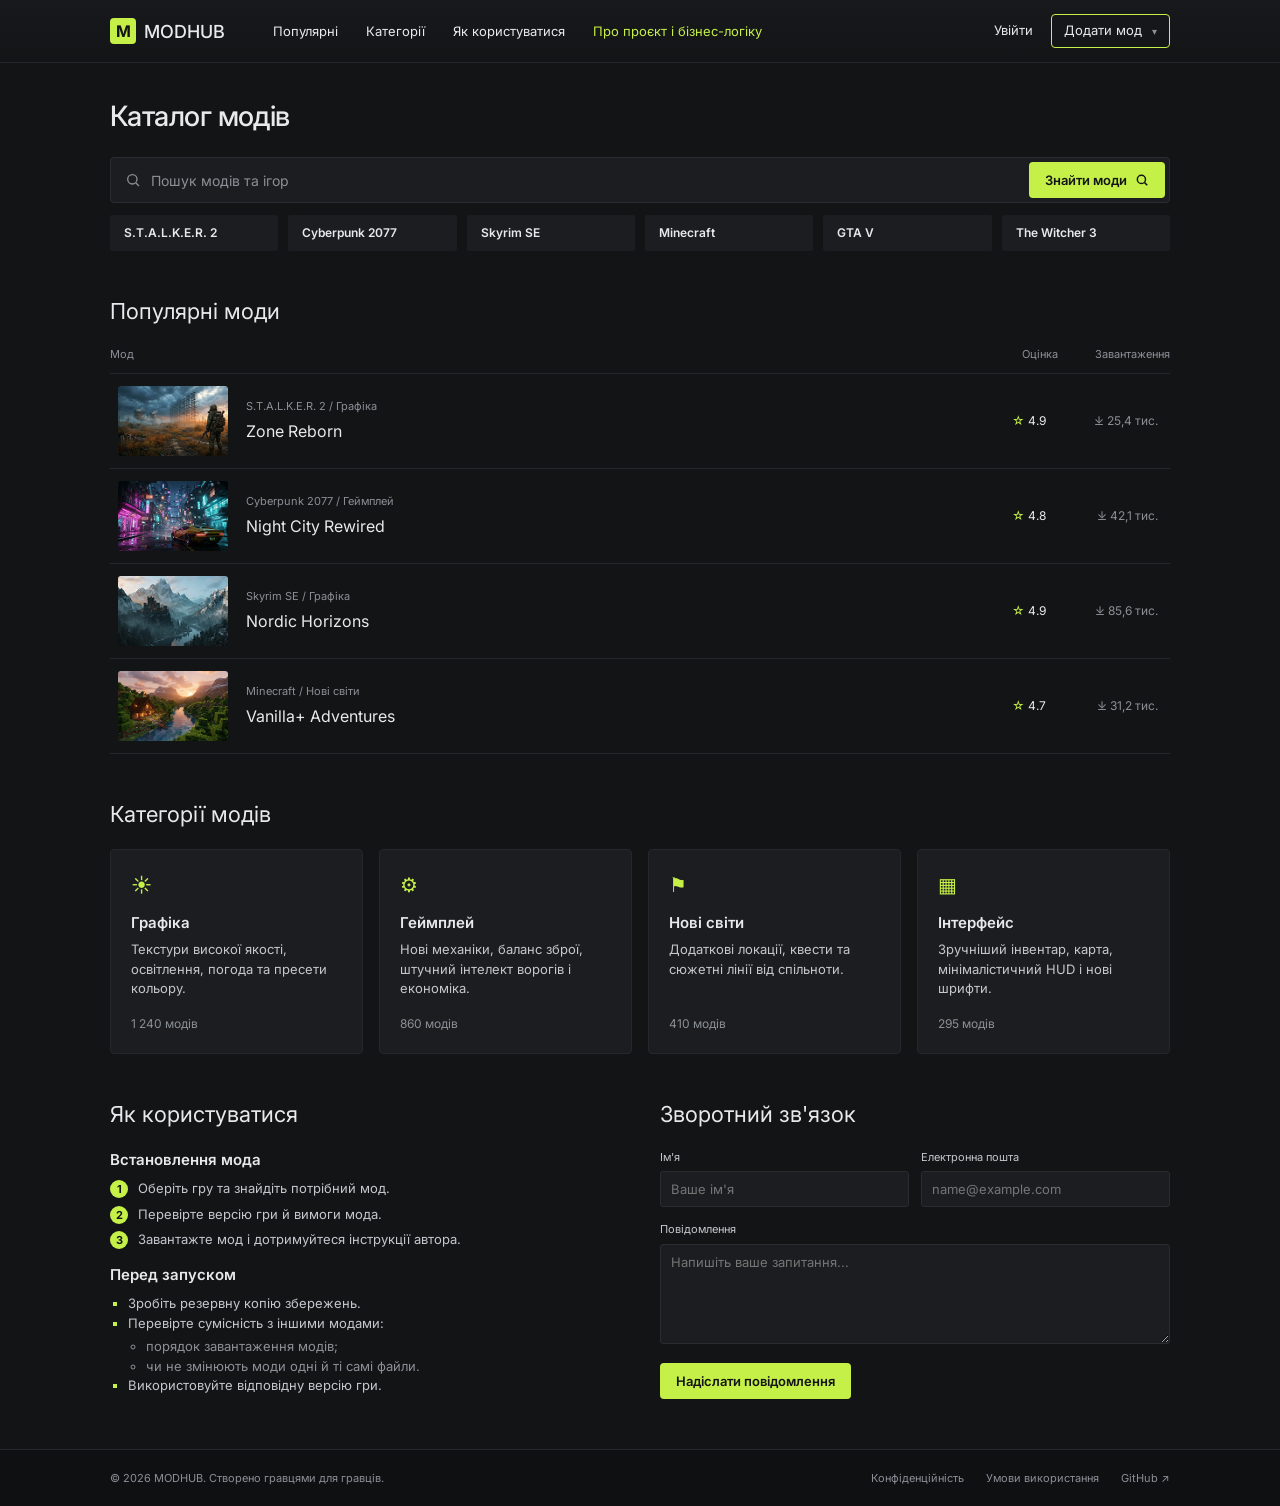
<file: index.html>
<!DOCTYPE html>
<html lang="uk">
<head>
    <meta charset="UTF-8">
    <meta name="viewport" content="width=device-width, initial-scale=1.0">
    <title>MODHUB — каталог модів</title>
    <link rel="preconnect" href="https://fonts.googleapis.com">
    <link href="https://fonts.googleapis.com/css2?family=Inter:wght@400;500;600&display=swap" rel="stylesheet">
    <link rel="icon" href="images/favicon.svg" type="image/svg+xml">
    <link rel="stylesheet" href="css/style.css">
    <script>document.documentElement.classList.add('js');</script>
</head>
<body>

    <!-- Шапка сайту -->
    <header class="header">
        <div class="container header__inner">
            <a href="index.html" class="logo">
                <span class="logo__icon">M</span>
                <span class="logo__text">MODHUB</span>
            </a>

            <button class="burger" type="button" aria-label="Відкрити меню" aria-expanded="false" aria-controls="menu">
                <span class="burger__line"></span>
                <span class="burger__line"></span>
                <span class="burger__line"></span>
            </button>

            <nav class="nav" id="menu">
                <ul class="nav__list">
                    <li><a href="#popular" class="nav__link">Популярні</a></li>
                    <li><a href="#categories" class="nav__link">Категорії</a></li>
                    <li><a href="#howto" class="nav__link">Як користуватися</a></li>
                    <li><a href="pages/about.html" class="nav__link link-accent">Про проєкт і бізнес-логіку</a></li>
                </ul>

                <div class="header__actions">
                    <a href="#" class="header__login">Увійти</a>
                    <a href="#" class="btn-outline">Додати мод <span class="arrow-down">&#9662;</span></a>
                </div>
            </nav>
        </div>
    </header>

    <main class="container">

        <!-- Пошук -->
        <section class="catalog reveal">
            <h1>Каталог модів</h1>

            <form class="search" action="#" method="get">
                <svg class="search__icon" width="16" height="16" viewBox="0 0 24 24" fill="none" stroke="currentColor" stroke-width="2">
                    <circle cx="11" cy="11" r="7"></circle>
                    <line x1="16.5" y1="16.5" x2="21" y2="21"></line>
                </svg>
                <input type="text" name="q" placeholder="Пошук модів та ігор" class="search__input">
                <button type="submit" class="btn-accent">
                    Знайти моди
                    <svg width="14" height="14" viewBox="0 0 24 24" fill="none" stroke="currentColor" stroke-width="2.5">
                        <circle cx="11" cy="11" r="7"></circle>
                        <line x1="16.5" y1="16.5" x2="21" y2="21"></line>
                    </svg>
                </button>
            </form>

            <ul class="games">
                <li><a href="#">S.T.A.L.K.E.R. 2</a></li>
                <li><a href="#">Cyberpunk 2077</a></li>
                <li><a href="#">Skyrim SE</a></li>
                <li><a href="#">Minecraft</a></li>
                <li><a href="#">GTA V</a></li>
                <li><a href="#">The Witcher 3</a></li>
            </ul>
        </section>

        <!-- Таблиця популярних модів -->
        <section id="popular" class="reveal">
            <h2>Популярні моди</h2>

            <table class="mods-table">
                <thead>
                    <tr>
                        <th>Мод</th>
                        <th class="col-num">Оцінка</th>
                        <th class="col-num">Завантаження</th>
                    </tr>
                </thead>
                <tbody>
                    <tr>
                        <td>
                            <div class="mod">
                                <img src="images/zone-reborn.jpg" alt="Скриншот моду Zone Reborn" width="110" height="70">
                                <div>
                                    <p class="mod__meta">S.T.A.L.K.E.R. 2 / Графіка</p>
                                    <h3 class="mod__name">Zone Reborn</h3>
                                </div>
                            </div>
                        </td>
                        <td class="col-num"><span class="star">&#9734;</span> 4.9</td>
                        <td class="col-num muted">&#10515; 25,4 тис.</td>
                    </tr>
                    <tr>
                        <td>
                            <div class="mod">
                                <img src="images/night-city.jpg" alt="Скриншот моду Night City Rewired" width="110" height="70">
                                <div>
                                    <p class="mod__meta">Cyberpunk 2077 / Геймплей</p>
                                    <h3 class="mod__name">Night City Rewired</h3>
                                </div>
                            </div>
                        </td>
                        <td class="col-num"><span class="star">&#9734;</span> 4.8</td>
                        <td class="col-num muted">&#10515; 42,1 тис.</td>
                    </tr>
                    <tr>
                        <td>
                            <div class="mod">
                                <img src="images/nordic-horizons.jpg" alt="Скриншот моду Nordic Horizons" width="110" height="70">
                                <div>
                                    <p class="mod__meta">Skyrim SE / Графіка</p>
                                    <h3 class="mod__name">Nordic Horizons</h3>
                                </div>
                            </div>
                        </td>
                        <td class="col-num"><span class="star">&#9734;</span> 4.9</td>
                        <td class="col-num muted">&#10515; 85,6 тис.</td>
                    </tr>
                    <tr>
                        <td>
                            <div class="mod">
                                <img src="images/vanilla-adventures.jpg" alt="Скриншот моду Vanilla+ Adventures" width="110" height="70">
                                <div>
                                    <p class="mod__meta">Minecraft / Нові світи</p>
                                    <h3 class="mod__name">Vanilla+ Adventures</h3>
                                </div>
                            </div>
                        </td>
                        <td class="col-num"><span class="star">&#9734;</span> 4.7</td>
                        <td class="col-num muted">&#10515; 31,2 тис.</td>
                    </tr>
                </tbody>
            </table>
        </section>

        <!-- Інформаційні картки -->
        <section id="categories" class="reveal">
            <h2>Категорії модів</h2>

            <div class="cards">
                <article class="card">
                    <span class="card__icon">&#9728;</span>
                    <h3 class="card__title">Графіка</h3>
                    <p class="card__text">Текстури високої якості, освітлення, погода та пресети кольору.</p>
                    <span class="card__count">1 240 модів</span>
                </article>
                <article class="card">
                    <span class="card__icon">&#9881;</span>
                    <h3 class="card__title">Геймплей</h3>
                    <p class="card__text">Нові механіки, баланс зброї, штучний інтелект ворогів і економіка.</p>
                    <span class="card__count">860 модів</span>
                </article>
                <article class="card">
                    <span class="card__icon">&#9873;</span>
                    <h3 class="card__title">Нові світи</h3>
                    <p class="card__text">Додаткові локації, квести та сюжетні лінії від спільноти.</p>
                    <span class="card__count">410 модів</span>
                </article>
                <article class="card">
                    <span class="card__icon">&#9638;</span>
                    <h3 class="card__title">Інтерфейс</h3>
                    <p class="card__text">Зручніший інвентар, карта, мінімалістичний HUD і нові шрифти.</p>
                    <span class="card__count">295 модів</span>
                </article>
            </div>
        </section>

        <div class="bottom reveal">
            <!-- Інструкція (списки) -->
            <section class="howto" id="howto">
                <h2>Як користуватися</h2>

                <h3>Встановлення мода</h3>
                <ol>
                    <li>Оберіть гру та знайдіть потрібний мод.</li>
                    <li>Перевірте версію гри й вимоги мода.</li>
                    <li>Завантажте мод і дотримуйтеся інструкції автора.</li>
                </ol>

                <h3>Перед запуском</h3>
                <ul>
                    <li>Зробіть резервну копію збережень.</li>
                    <li>Перевірте сумісність з іншими модами:
                        <ul>
                            <li>порядок завантаження модів;</li>
                            <li>чи не змінюють моди одні й ті самі файли.</li>
                        </ul>
                    </li>
                    <li>Використовуйте відповідну версію гри.</li>
                </ul>
            </section>

            <!-- Форма зворотного зв'язку -->
            <section id="feedback">
                <h2>Зворотний зв'язок</h2>

                <form action="#" method="post" class="feedback__form">
                    <div class="form-row">
                        <div class="form-group">
                            <label for="name">Ім'я</label>
                            <input type="text" id="name" name="name" placeholder="Ваше ім'я" required>
                        </div>
                        <div class="form-group">
                            <label for="email">Електронна пошта</label>
                            <input type="email" id="email" name="email" placeholder="name@example.com" required>
                        </div>
                    </div>

                    <div class="form-group">
                        <label for="message">Повідомлення</label>
                        <textarea id="message" name="message" rows="4" placeholder="Напишіть ваше запитання..."></textarea>
                    </div>

                    <button type="submit" class="btn-accent">Надіслати повідомлення</button>
                </form>
            </section>
        </div>

    </main>

    <footer class="footer">
        <div class="container footer__inner">
            <p>&copy; 2026 MODHUB. Створено гравцями для гравців.</p>
            <div class="footer__links">
                <a href="#">Конфіденційність</a>
                <a href="#">Умови використання</a>
                <a href="https://github.com/" target="_blank">GitHub</a>
            </div>
        </div>
    </footer>

    <script src="js/main.js"></script>
</body>
</html>
</file>
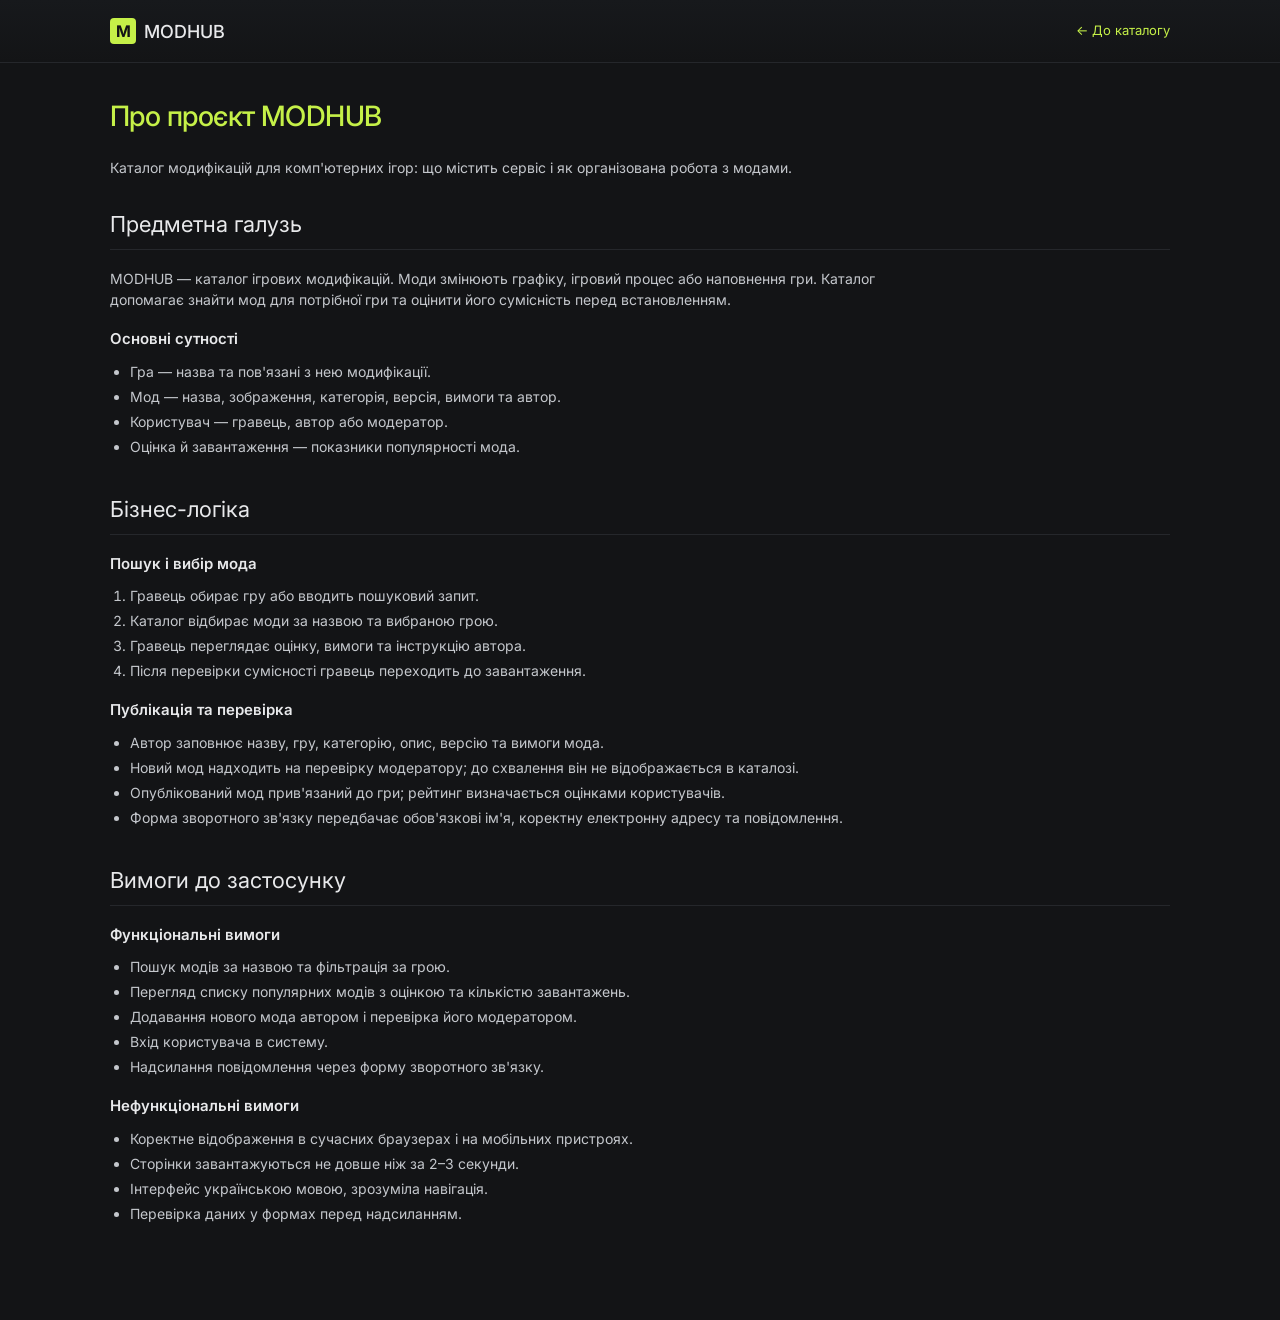
<file: about.html>
<!DOCTYPE html>
<html lang="uk">
<head>
    <meta charset="UTF-8">
    <meta name="viewport" content="width=device-width, initial-scale=1.0">
    <title>MODHUB — про проєкт і бізнес-логіку</title>
    <link rel="preconnect" href="https://fonts.googleapis.com">
    <link href="https://fonts.googleapis.com/css2?family=Inter:wght@400;500;600&display=swap" rel="stylesheet">
    <link rel="stylesheet" href="css/style.css">
    <style>
        .about h2 {
            padding-bottom: 8px;
            border-bottom: 1px solid var(--border);
        }
    </style>
</head>
<body>

    <header class="header">
        <div class="container header__inner">
            <a href="index.html" class="logo">
                <span class="logo__icon">M</span>
                <span class="logo__text">MODHUB</span>
            </a>
            <a href="index.html" class="link-accent">&larr; До каталогу</a>
        </div>
    </header>

    <main class="container about">
        <h1 style="color: var(--accent);">Про проєкт MODHUB</h1>
        <p class="about__lead">Каталог модифікацій для комп'ютерних ігор: що містить сервіс і як організована робота з модами.</p>

        <section>
            <h2>Предметна галузь</h2>
            <p>MODHUB — каталог ігрових модифікацій. Моди змінюють графіку, ігровий процес або наповнення гри. Каталог допомагає знайти мод для потрібної гри та оцінити його сумісність перед встановленням.</p>

            <h3>Основні сутності</h3>
            <ul>
                <li>Гра — назва та пов'язані з нею модифікації.</li>
                <li>Мод — назва, зображення, категорія, версія, вимоги та автор.</li>
                <li>Користувач — гравець, автор або модератор.</li>
                <li>Оцінка й завантаження — показники популярності мода.</li>
            </ul>
        </section>

        <section>
            <h2>Бізнес-логіка</h2>

            <h3>Пошук і вибір мода</h3>
            <ol>
                <li>Гравець обирає гру або вводить пошуковий запит.</li>
                <li>Каталог відбирає моди за назвою та вибраною грою.</li>
                <li>Гравець переглядає оцінку, вимоги та інструкцію автора.</li>
                <li>Після перевірки сумісності гравець переходить до завантаження.</li>
            </ol>

            <h3>Публікація та перевірка</h3>
            <ul>
                <li>Автор заповнює назву, гру, категорію, опис, версію та вимоги мода.</li>
                <li>Новий мод надходить на перевірку модератору; до схвалення він не відображається в каталозі.</li>
                <li>Опублікований мод прив'язаний до гри; рейтинг визначається оцінками користувачів.</li>
                <li>Форма зворотного зв'язку передбачає обов'язкові ім'я, коректну електронну адресу та повідомлення.</li>
            </ul>
        </section>

        <section>
            <h2>Вимоги до застосунку</h2>

            <h3>Функціональні вимоги</h3>
            <ul>
                <li>Пошук модів за назвою та фільтрація за грою.</li>
                <li>Перегляд списку популярних модів з оцінкою та кількістю завантажень.</li>
                <li>Додавання нового мода автором і перевірка його модератором.</li>
                <li>Вхід користувача в систему.</li>
                <li>Надсилання повідомлення через форму зворотного зв'язку.</li>
            </ul>

            <h3>Нефункціональні вимоги</h3>
            <ul>
                <li>Коректне відображення в сучасних браузерах і на мобільних пристроях.</li>
                <li>Сторінки завантажуються не довше ніж за 2–3 секунди.</li>
                <li>Інтерфейс українською мовою, зрозуміла навігація.</li>
                <li>Перевірка даних у формах перед надсиланням.</li>
            </ul>
        </section>
    </main>

</body>
</html>
</file>
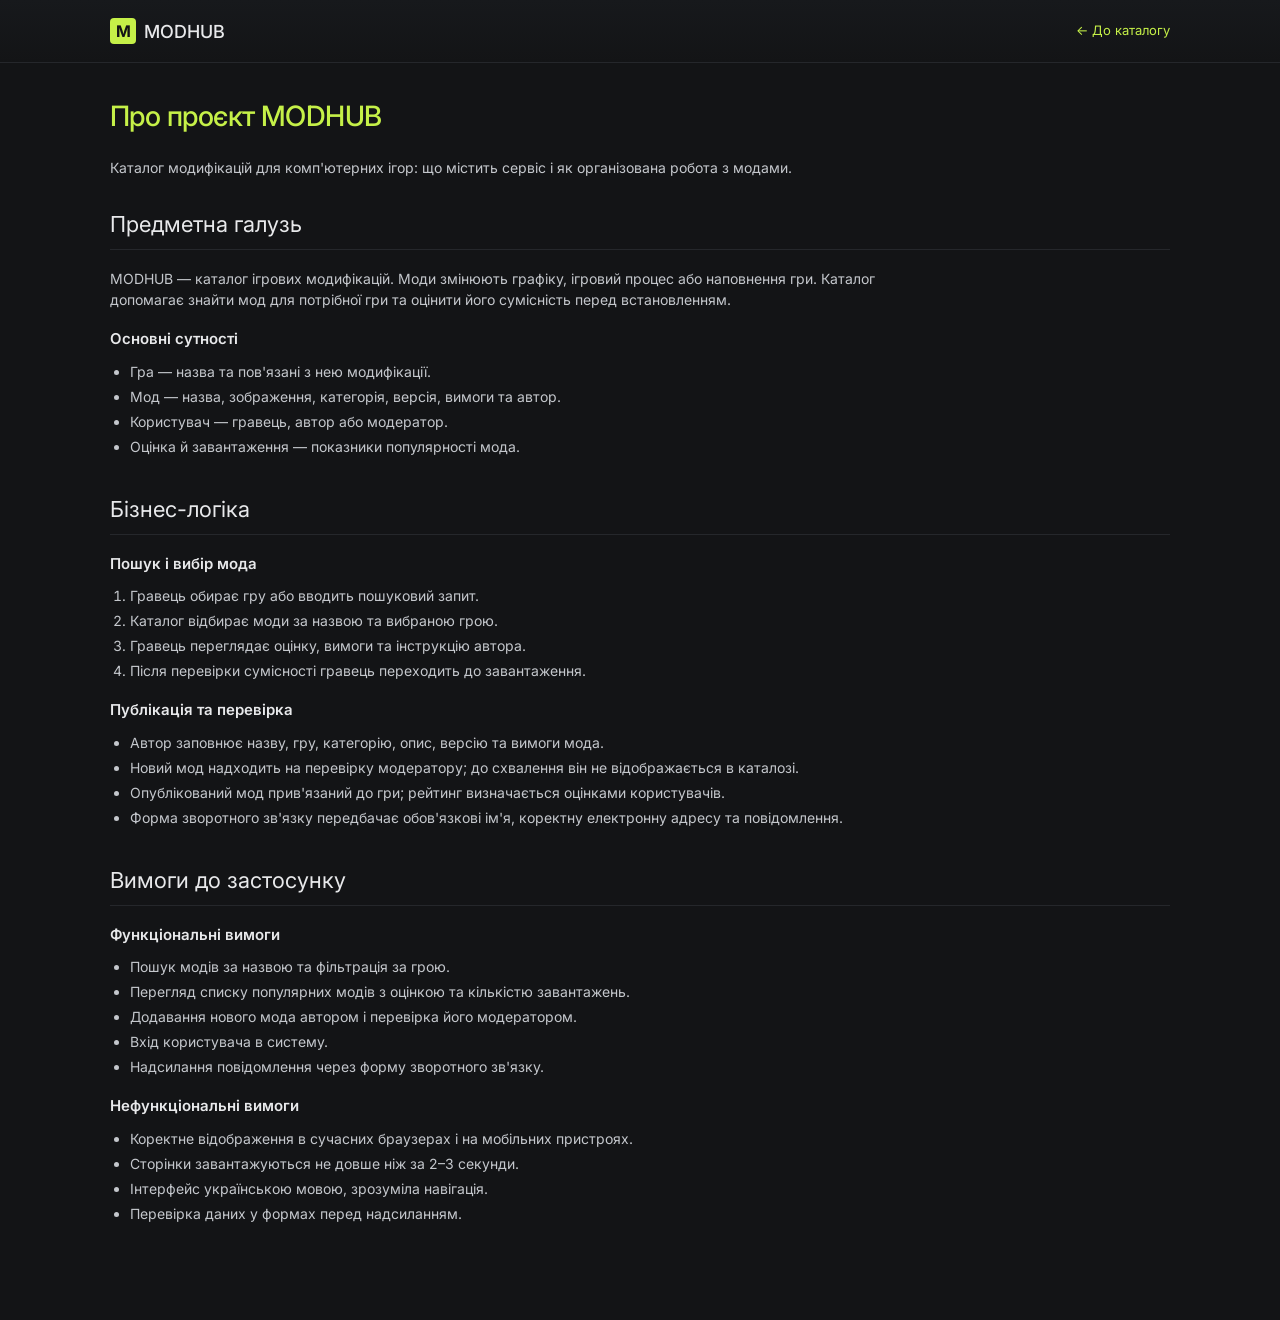
<file: pages/about.html>
<!DOCTYPE html>
<html lang="uk">
<head>
    <meta charset="UTF-8">
    <meta name="viewport" content="width=device-width, initial-scale=1.0">
    <title>MODHUB — про проєкт і бізнес-логіку</title>
    <link rel="preconnect" href="https://fonts.googleapis.com">
    <link href="https://fonts.googleapis.com/css2?family=Inter:wght@400;500;600&display=swap" rel="stylesheet">
    <link rel="icon" href="../images/favicon.svg" type="image/svg+xml">
    <link rel="stylesheet" href="../css/style.css">
    <style>
        .about h2 {
            padding-bottom: 8px;
            border-bottom: 1px solid var(--border);
        }
    </style>
</head>
<body>

    <header class="header">
        <div class="container header__inner">
            <a href="../index.html" class="logo">
                <span class="logo__icon">M</span>
                <span class="logo__text">MODHUB</span>
            </a>
            <a href="../index.html" class="link-accent">&larr; До каталогу</a>
        </div>
    </header>

    <main class="container about">
        <h1 style="color: var(--accent);">Про проєкт MODHUB</h1>
        <p class="about__lead">Каталог модифікацій для комп'ютерних ігор: що містить сервіс і як організована робота з модами.</p>

        <section>
            <h2>Предметна галузь</h2>
            <p>MODHUB — каталог ігрових модифікацій. Моди змінюють графіку, ігровий процес або наповнення гри. Каталог допомагає знайти мод для потрібної гри та оцінити його сумісність перед встановленням.</p>

            <h3>Основні сутності</h3>
            <ul>
                <li>Гра — назва та пов'язані з нею модифікації.</li>
                <li>Мод — назва, зображення, категорія, версія, вимоги та автор.</li>
                <li>Користувач — гравець, автор або модератор.</li>
                <li>Оцінка й завантаження — показники популярності мода.</li>
            </ul>
        </section>

        <section>
            <h2>Бізнес-логіка</h2>

            <h3>Пошук і вибір мода</h3>
            <ol>
                <li>Гравець обирає гру або вводить пошуковий запит.</li>
                <li>Каталог відбирає моди за назвою та вибраною грою.</li>
                <li>Гравець переглядає оцінку, вимоги та інструкцію автора.</li>
                <li>Після перевірки сумісності гравець переходить до завантаження.</li>
            </ol>

            <h3>Публікація та перевірка</h3>
            <ul>
                <li>Автор заповнює назву, гру, категорію, опис, версію та вимоги мода.</li>
                <li>Новий мод надходить на перевірку модератору; до схвалення він не відображається в каталозі.</li>
                <li>Опублікований мод прив'язаний до гри; рейтинг визначається оцінками користувачів.</li>
                <li>Форма зворотного зв'язку передбачає обов'язкові ім'я, коректну електронну адресу та повідомлення.</li>
            </ul>
        </section>

        <section>
            <h2>Вимоги до застосунку</h2>

            <h3>Функціональні вимоги</h3>
            <ul>
                <li>Пошук модів за назвою та фільтрація за грою.</li>
                <li>Перегляд списку популярних модів з оцінкою та кількістю завантажень.</li>
                <li>Додавання нового мода автором і перевірка його модератором.</li>
                <li>Вхід користувача в систему.</li>
                <li>Надсилання повідомлення через форму зворотного зв'язку.</li>
            </ul>

            <h3>Нефункціональні вимоги</h3>
            <ul>
                <li>Коректне відображення в сучасних браузерах і на мобільних пристроях.</li>
                <li>Сторінки завантажуються не довше ніж за 2–3 секунди.</li>
                <li>Інтерфейс українською мовою, зрозуміла навігація.</li>
                <li>Перевірка даних у формах перед надсиланням.</li>
            </ul>
        </section>
    </main>

</body>
</html>
</file>
<file: css/style.css>
/* =========================================================
   MODHUB — стилі
   Брейкпоінти:
   десктоп  — від 1024px
   планшет  — 768px … 1023px
   смартфон — до 767px
   ========================================================= */

/* ===== Змінні ===== */
:root {
    --bg: #131416;
    --bg-dark: #0f1012;
    --surface: #1b1d20;
    --surface-hover: #24272b;
    --border: #25272b;
    --border-input: #2a2c31;
    --text: #e8e9eb;
    --text-soft: #c4c7cc;
    --text-muted: #8b8f96;
    --accent: #c5f048;
    --accent-hover: #d4f76e;
    --radius: 0.25rem;
    --header-height: 3.875rem;
    --gap: 1.5rem;
}

/* ===== Універсальний селектор ===== */
* {
    margin: 0;
    padding: 0;
    box-sizing: border-box;
}

html {
    scroll-behavior: smooth;
    scroll-padding-top: var(--header-height);
}

/* ===== Селектори тегів ===== */
body {
    font-family: 'Inter', Arial, sans-serif;
    font-size: 0.875rem;
    line-height: 1.5;
    background-color: var(--bg);
    color: var(--text);
    display: flex;
    flex-direction: column;
    min-height: 100vh;
}

main {
    flex: 1;
}

a {
    color: inherit;
    text-decoration: none;
    transition: color 0.2s;
}

img {
    max-width: 100%;
    display: block;
}

h1 {
    font-size: clamp(1.5rem, 1.2rem + 1.2vw, 1.75rem);
    font-weight: 500;
    letter-spacing: -0.02em;
    margin: 2rem 0 1.25rem;
}

h2 {
    font-size: 1.375rem;
    font-weight: 400;
    margin-bottom: 1.125rem;
}

h3 {
    font-size: 0.9375rem;
    font-weight: 600;
}

/* контур для навігації з клавіатури */
a:focus-visible,
button:focus-visible {
    outline: 2px solid var(--accent);
    outline-offset: 3px;
}

/* ===== Загальні класи ===== */
.container {
    width: 100%;
    max-width: 71.25rem;
    margin: 0 auto;
    padding: 0 2.5rem;
}

.muted {
    color: var(--text-muted);
}

.link-accent {
    color: var(--accent);
    font-size: 0.8125rem;
}

.link-accent:hover {
    text-decoration: underline;
    text-underline-offset: 3px;
}

/* ===== Кнопки ===== */
.btn-accent {
    display: inline-flex;
    align-items: center;
    gap: 0.5rem;
    background-color: var(--accent);
    color: var(--bg);
    border: none;
    border-radius: var(--radius);
    padding: 0.625rem 1rem;
    font-family: inherit;
    font-size: 0.8125rem;
    font-weight: 600;
    white-space: nowrap;
    cursor: pointer;
    transition: background-color 0.2s, box-shadow 0.2s, transform 0.1s;
}

.btn-accent:hover {
    background-color: var(--accent-hover);
    box-shadow: 0 0 0 4px rgba(197, 240, 72, 0.15);
}

.btn-accent:active {
    transform: scale(0.97);
}

.btn-outline {
    display: inline-flex;
    align-items: center;
    gap: 0.625rem;
    border: 1px solid var(--accent);
    border-radius: var(--radius);
    padding: 0.375rem 0.75rem;
    font-size: 0.8125rem;
    transition: background-color 0.2s;
}

.btn-outline:hover {
    background-color: rgba(197, 240, 72, 0.1);
}

.arrow-down {
    font-size: 0.625rem;
    color: var(--text-muted);
}

/* ===== Шапка ===== */
.header {
    position: sticky;
    top: 0;
    z-index: 10;
    border-bottom: 1px solid var(--border);
    background: linear-gradient(180deg, #17191c 0%, var(--bg) 100%);
}

.header__inner {
    display: flex;
    align-items: center;
    justify-content: space-between;
    height: var(--header-height);
}

.logo {
    display: flex;
    align-items: center;
    gap: 0.5rem;
    flex-shrink: 0;
}

.logo__icon {
    width: 1.625rem;
    height: 1.625rem;
    background-color: var(--accent);
    color: var(--bg);
    border-radius: var(--radius);
    display: flex;
    align-items: center;
    justify-content: center;
    font-weight: 700;
    font-size: 1rem;
}

.logo__text {
    font-size: 1.125rem;
    font-weight: 500;
}

/* навігація: на десктопі — в один рядок */
.nav {
    flex: 1;
    display: flex;
    align-items: center;
    justify-content: space-between;
    margin-left: 3rem;
}

.nav__list {
    list-style: none;
    display: flex;
    gap: 1.75rem;
}

.nav__link {
    font-size: 0.8125rem;
    position: relative;
}

/* підкреслення, що «виростає» при наведенні */
.nav__link::after {
    content: "";
    position: absolute;
    left: 0;
    bottom: -0.25rem;
    width: 100%;
    height: 1px;
    background-color: currentColor;
    transform: scaleX(0);
    transform-origin: left;
    transition: transform 0.25s;
}

.nav__link:hover::after {
    transform: scaleX(1);
}

.nav__link.link-accent:hover {
    text-decoration: none;
}

.header__actions {
    display: flex;
    align-items: center;
    gap: 1.125rem;
    font-size: 0.8125rem;
}

/* дочірній селектор */
.header__actions > a:first-child:hover {
    color: var(--accent);
}

/* кнопка бургер-меню, на десктопі схована */
.burger {
    display: none;
    width: 2.5rem;
    height: 2.5rem;
    background: none;
    border: none;
    cursor: pointer;
    position: relative;
}

.burger__line {
    position: absolute;
    left: 0.5rem;
    width: 1.5rem;
    height: 2px;
    background-color: var(--text);
    border-radius: 1px;
    transition: transform 0.3s, opacity 0.2s;
}

.burger__line:nth-child(1) { top: 0.8125rem; }
.burger__line:nth-child(2) { top: 1.1875rem; }
.burger__line:nth-child(3) { top: 1.5625rem; }

/* бургер перетворюється на хрестик */
.burger[aria-expanded="true"] .burger__line:nth-child(1) {
    transform: translateY(0.375rem) rotate(45deg);
}

.burger[aria-expanded="true"] .burger__line:nth-child(2) {
    opacity: 0;
}

.burger[aria-expanded="true"] .burger__line:nth-child(3) {
    transform: translateY(-0.375rem) rotate(-45deg);
}

/* ===== Пошук ===== */
.search {
    display: flex;
    align-items: center;
    background-color: var(--surface);
    border: 1px solid var(--border-input);
    border-radius: var(--radius);
    padding: 0.25rem 0.25rem 0.25rem 0.875rem;
    transition: border-color 0.2s;
}

.search:focus-within {
    border-color: var(--accent);
}

.search__icon {
    color: var(--text-muted);
    flex-shrink: 0;
}

.search__input {
    flex: 1;
    min-width: 0;
    background: none;
    border: none;
    outline: none;
    color: var(--text);
    font-family: inherit;
    font-size: 0.875rem;
    padding: 0.5rem 0.625rem;
}

.search__input::placeholder {
    color: var(--text-muted);
}

.games {
    list-style: none;
    display: grid;
    grid-template-columns: repeat(6, 1fr);
    gap: 0.625rem;
    margin-top: 0.75rem;
}

/* дочірній селектор */
.games > li > a {
    display: block;
    background-color: var(--surface);
    padding: 0.5625rem 0.75rem;
    font-size: 0.75rem;
    font-weight: 600;
    border-radius: 2px;
    border-left: 2px solid transparent;
    transition: background-color 0.2s, border-color 0.2s;
}

.games > li > a:hover {
    background-color: var(--surface-hover);
    border-left-color: var(--accent);
}

/* ===== Таблиця модів (селектор ідентифікатора) ===== */
#popular {
    margin-top: 2.75rem;
}

.mods-table {
    width: 100%;
    border-collapse: collapse;
}

.mods-table th {
    font-size: 0.6875rem;
    font-weight: 400;
    color: var(--text-muted);
    text-align: left;
    padding-bottom: 0.625rem;
    border-bottom: 1px solid var(--border);
}

.mods-table td {
    padding: 0.75rem 0;
    border-bottom: 1px solid var(--border);
    font-size: 0.75rem;
}

.mods-table .col-num {
    text-align: right;
    width: 7rem;
}

.mods-table td.col-num {
    padding-right: 0.75rem;
}

.mods-table tbody tr {
    transition: background-color 0.2s;
}

.mods-table tbody tr:hover {
    background-color: var(--surface);
}

.star {
    color: var(--accent);
}

.mod {
    display: flex;
    align-items: center;
    gap: 1.125rem;
    padding-left: 0.5rem;
}

.mod img {
    width: 6.875rem;
    height: 4.375rem;
    object-fit: cover;
    border-radius: 3px;
    transition: transform 0.3s;
}

.mods-table tbody tr:hover .mod img {
    transform: scale(1.05);
}

.mod__meta {
    font-size: 0.6875rem;
    color: var(--text-muted);
    margin-bottom: 0.25rem;
}

.mod__name {
    font-size: 1rem;
    font-weight: 400;
}

/* ===== Інформаційні картки ===== */
#categories {
    margin-top: 2.75rem;
}

.cards {
    display: grid;
    grid-template-columns: repeat(4, 1fr);
    gap: 1rem;
}

.card {
    display: flex;
    flex-direction: column;
    background-color: var(--surface);
    border: 1px solid var(--border);
    border-radius: var(--radius);
    padding: 1.25rem;
    transition: transform 0.25s, border-color 0.25s;
}

.card:hover {
    transform: translateY(-0.25rem);
    border-color: var(--accent);
}

.card__icon {
    font-size: 1.25rem;
    color: var(--accent);
    margin-bottom: 0.75rem;
}

.card__title {
    margin-bottom: 0.375rem;
}

.card__text {
    color: var(--text-soft);
    font-size: 0.8125rem;
    flex: 1;
}

.card__count {
    margin-top: 1rem;
    font-size: 0.75rem;
    color: var(--text-muted);
}

/* ===== Нижній блок ===== */
.bottom {
    display: grid;
    grid-template-columns: 1fr 1fr;
    gap: 2.5rem;
    margin: 2.75rem 0 3.125rem;
}

.howto h3 {
    margin-top: 0.875rem;
}

/* сусідній селектор: список одразу після підзаголовка */
.howto h3 + ol,
.howto h3 + ul {
    margin-top: 0.5rem;
    font-size: 0.8125rem;
    color: var(--text-soft);
}

/* нумерований список із власними лічильниками */
.howto ol {
    list-style: none;
    counter-reset: step;
}

.howto ol > li {
    counter-increment: step;
    position: relative;
    padding-left: 1.75rem;
    margin-bottom: 0.375rem;
}

.howto ol > li::before {
    content: counter(step);
    position: absolute;
    left: 0;
    top: 1px;
    width: 1.125rem;
    height: 1.125rem;
    border-radius: 50%;
    background-color: var(--accent);
    color: var(--bg);
    font-size: 0.6875rem;
    font-weight: 700;
    text-align: center;
    line-height: 1.125rem;
}

/* багаторівневий маркований список */
.howto ul {
    padding-left: 1.125rem;
    list-style-type: square;
}

.howto ul li::marker {
    color: var(--accent);
}

.howto ul ul {
    margin-top: 0.25rem;
    list-style-type: circle;
    color: var(--text-muted);
}

.howto ul ul li::marker {
    color: var(--text-muted);
}

/* ===== Форма (селектори ідентифікаторів) ===== */
#feedback h2 {
    margin-bottom: 1.125rem;
}

.form-row {
    display: grid;
    grid-template-columns: 1fr 1fr;
    gap: 0.75rem;
}

.form-group {
    margin-bottom: 0.875rem;
}

.form-group label {
    display: block;
    font-size: 0.6875rem;
    color: var(--text-soft);
    margin-bottom: 0.375rem;
}

/* селектори атрибутів */
.form-group input[type="text"],
.form-group input[type="email"],
.form-group textarea {
    width: 100%;
    background-color: var(--surface);
    border: 1px solid var(--border-input);
    border-radius: 3px;
    color: var(--text);
    font-family: inherit;
    font-size: 0.8125rem;
    padding: 0.5625rem 0.625rem;
    transition: border-color 0.2s;
}

.form-group input[type="text"]:focus,
.form-group input[type="email"]:focus,
.form-group textarea:focus {
    outline: none;
    border-color: var(--accent);
}

#message {
    min-height: 6.25rem;
    resize: vertical;
}

/* ===== Футер ===== */
.footer {
    background-color: var(--bg-dark);
    border-top: 1px solid var(--border);
    font-size: 0.6875rem;
    color: var(--text-muted);
}

.footer__inner {
    display: flex;
    justify-content: space-between;
    align-items: center;
    padding-top: 1.25rem;
    padding-bottom: 1.25rem;
}

.footer__links {
    display: flex;
    gap: 1.375rem;
}

.footer__links a:hover {
    color: var(--text);
}

/* селектор атрибута: зовнішні посилання отримують стрілку */
a[href^="http"]::after {
    content: " \2197";
}

/* ===== Сторінка "Про проєкт" ===== */
.about {
    padding-bottom: 3.75rem;
}

.about__lead {
    color: var(--text-soft);
    margin-bottom: 1.875rem;
}

.about section {
    margin-bottom: 2.25rem;
}

.about p {
    color: var(--text-soft);
    max-width: 51.25rem;
}

.about h3 {
    margin: 1.125rem 0 0.625rem;
}

.about ul,
.about ol {
    padding-left: 1.25rem;
    color: var(--text-soft);
}

.about li {
    margin-bottom: 0.25rem;
}

/* ===== Поява контенту при прокручуванні ===== */
/* клас .js додає скрипт, тож без JavaScript усе видно одразу */
.js .reveal {
    opacity: 0;
    transform: translateY(1.5rem);
    transition: opacity 0.6s ease, transform 0.6s ease;
}

.js .reveal.is-visible {
    opacity: 1;
    transform: none;
}

/* =========================================================
   АДАПТИВНІСТЬ
   ========================================================= */

/* ----- Планшет: від 768px до 1023px (оператор and) ----- */
@media (min-width: 768px) and (max-width: 1023px) {
    .container {
        padding: 0 4vw;
    }

    .nav {
        margin-left: 2rem;
    }

    .nav__list {
        gap: 1.25rem;
    }

    /* «Про проєкт» на планшеті ховаємо з рядка, щоб усе вмістилось */
    .nav__list li:last-child {
        display: none;
    }

    .games {
        grid-template-columns: repeat(3, 1fr);
    }

    .cards {
        grid-template-columns: repeat(2, 1fr);
    }

    .bottom {
        gap: 2rem;
    }
}

/* ----- Смартфон: до 767px ----- */
@media (max-width: 767px) {
    :root {
        --header-height: 3.5rem;
    }

    .container {
        padding: 0 5vw;
    }

    /* бургер-меню */
    .burger {
        display: block;
    }

    .nav {
        position: absolute;
        top: var(--header-height);
        left: 0;
        right: 0;
        margin: 0;
        flex-direction: column;
        align-items: stretch;
        gap: 1.5rem;
        padding: 1.5rem 5vw 2rem;
        background-color: var(--bg);
        border-bottom: 1px solid var(--border);
        /* меню сховане: піднято вгору і прозоре */
        opacity: 0;
        visibility: hidden;
        transform: translateY(-1rem);
        transition: opacity 0.3s, transform 0.3s, visibility 0.3s;
    }

    .nav--open {
        opacity: 1;
        visibility: visible;
        transform: none;
    }

    .nav__list {
        flex-direction: column;
        gap: 0;
    }

    .nav__link {
        display: block;
        padding: 0.875rem 0;
        font-size: 1rem;
        border-bottom: 1px solid var(--border);
    }

    .nav__link::after {
        display: none;
    }

    .header__actions {
        justify-content: space-between;
        font-size: 0.9375rem;
    }

    .games {
        grid-template-columns: repeat(2, 1fr);
    }

    .cards {
        grid-template-columns: 1fr;
    }

    .bottom {
        grid-template-columns: 1fr;
        gap: 2.5rem;
    }

    /* таблиця: рядок перебудовується у картку */
    .mods-table thead {
        display: none;
    }

    .mods-table tr {
        display: flex;
        flex-wrap: wrap;
        align-items: center;
        gap: 0.25rem 1rem;
        padding: 0.75rem 0;
        border-bottom: 1px solid var(--border);
    }

    .mods-table td {
        border: none;
        padding: 0;
    }

    .mods-table td:first-child {
        flex: 1 1 100%;
    }

    .mods-table .col-num,
    .mods-table td.col-num {
        width: auto;
        text-align: left;
        padding: 0 0 0 calc(5rem + 1.125rem + 0.5rem);
    }

    .mods-table td.col-num + td.col-num {
        padding-left: 0;
    }

    .mod img {
        width: 5rem;
        height: 3.25rem;
    }

    .footer__inner {
        flex-direction: column;
        gap: 0.625rem;
        text-align: center;
    }
}

/* ----- Малі смартфони (оператор «або» — кома) ----- */
@media (max-width: 400px), (max-width: 767px) and (orientation: portrait) and (max-height: 600px) {
    .search .btn-accent {
        padding: 0.625rem;
        font-size: 0;
        gap: 0;
    }

    .form-row {
        grid-template-columns: 1fr;
    }
}

/* ----- Смартфон, повернутий горизонтально ----- */
@media (orientation: landscape) and (max-height: 500px) {
    .header {
        position: static;
    }

    .nav {
        max-height: calc(100vh - var(--header-height));
        overflow-y: auto;
    }
}

/* ----- Пристрої без миші: ефект підйому карток вимикаємо (оператор not) ----- */
@media not all and (hover: hover) {
    .card:hover {
        transform: none;
    }
}

/* ----- Користувач просив менше анімацій ----- */
@media (prefers-reduced-motion: reduce) {
    *,
    *::before,
    *::after {
        transition-duration: 0.01ms !important;
        animation-duration: 0.01ms !important;
    }

    html {
        scroll-behavior: auto;
    }

    .js .reveal {
        opacity: 1;
        transform: none;
    }
}
</file>
